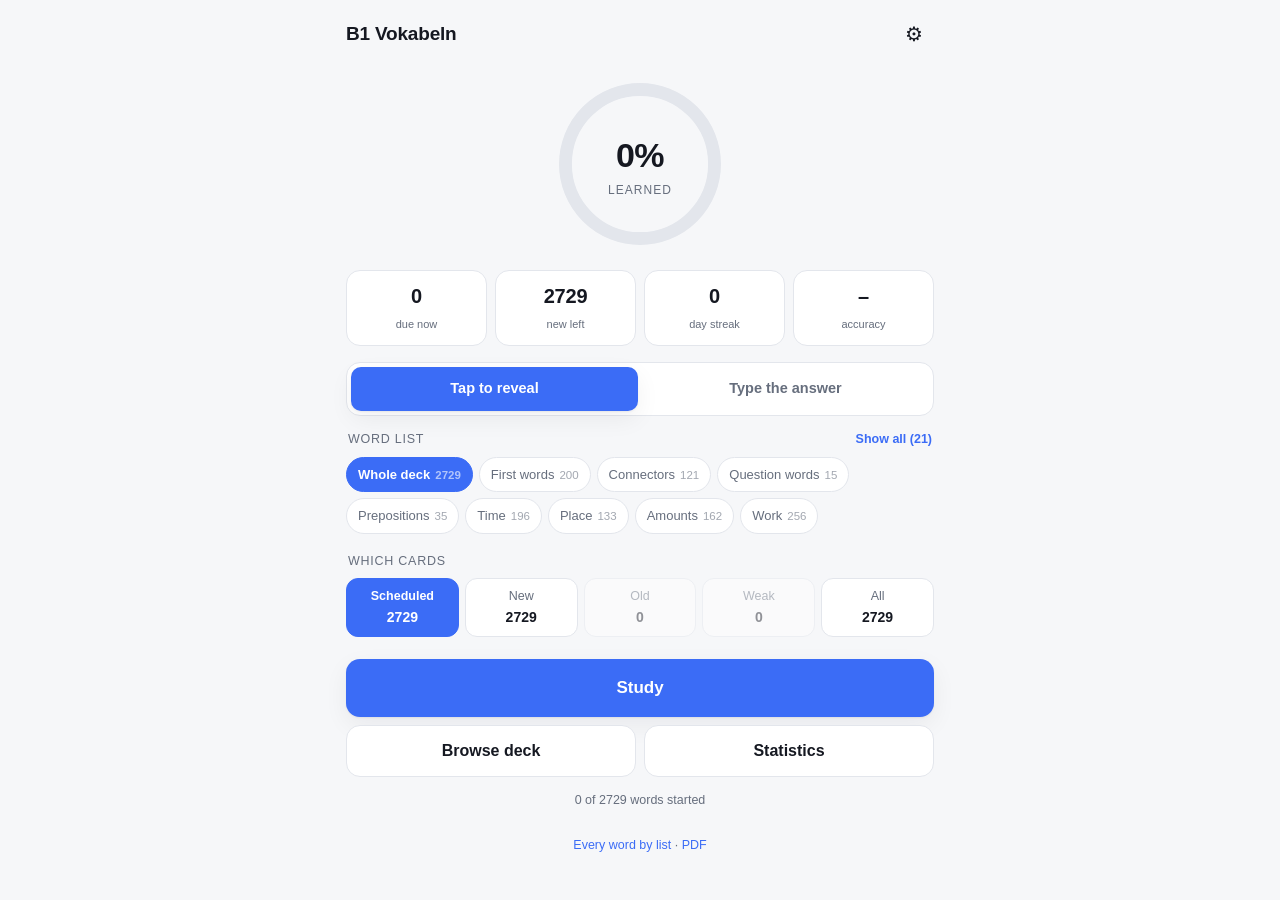
<file: index.html>
<!DOCTYPE html>
<html lang="en">
<head>
<meta charset="utf-8">
<meta name="viewport" content="width=device-width,initial-scale=1,viewport-fit=cover">
<meta name="theme-color" content="#111318">
<title>B1 Vokabeln</title>
<link rel="manifest" href="manifest.webmanifest">
<link rel="apple-touch-icon" href="icon.png">
<meta name="apple-mobile-web-app-capable" content="yes">
<meta name="apple-mobile-web-app-status-bar-style" content="black-translucent">
<link rel="stylesheet" href="style.css">
</head>
<body>

<div id="app">

  <!-- ============ HOME ============ -->
  <section id="home" class="screen">
    <header class="hd">
      <h1>B1 Vokabeln</h1>
      <button class="icon" id="toSettings" aria-label="Settings">&#9881;</button>
    </header>

    <div class="ring-wrap">
      <svg class="ring" viewBox="0 0 120 120" aria-hidden="true">
        <circle class="ring-bg" cx="60" cy="60" r="52"></circle>
        <circle class="ring-fg" cx="60" cy="60" r="52" id="ringFg"></circle>
      </svg>
      <div class="ring-mid">
        <b id="ringPct">0%</b>
        <span>learned</span>
      </div>
    </div>

    <div class="tiles">
      <div class="tile"><b id="tDue">0</b><span>due now</span></div>
      <div class="tile"><b id="tNew">0</b><span>new left</span></div>
      <div class="tile"><b id="tStreak">0</b><span>day streak</span></div>
      <div class="tile"><b id="tAcc">–</b><span>accuracy</span></div>
    </div>

    <div class="seg" id="modeSeg" role="group" aria-label="How to answer">
      <button type="button" data-m="off">Tap to reveal</button>
      <button type="button" data-m="on">Type the answer</button>
    </div>

    <div class="cats-hd">
      <span>Word list</span>
      <button type="button" class="cats-all" id="catsAll">Show all</button>
    </div>
    <div class="cats" id="cats" role="group" aria-label="Word list"></div>

    <div class="cats-hd"><span>Which cards</span></div>
    <div class="scopes" id="scopes" role="group" aria-label="Which cards"></div>

    <button class="primary big" id="btnStudy">Study</button>
    <div class="row2">
      <button class="ghost" id="toBrowse">Browse deck</button>
      <button class="ghost" id="toStats">Statistics</button>
    </div>
    <p class="foot" id="homeFoot"></p>
    <p class="foot"><a href="overview.html">Every word by list</a> &middot;
       <a href="B1-Vokabeln.pdf">PDF</a></p>
  </section>

  <!-- ============ STUDY ============ -->
  <section id="study" class="screen hidden">
    <header class="hd">
      <button class="icon" id="studyBack" aria-label="Back">&#8592;</button>
      <div class="bar"><i id="sessBar"></i></div>
      <span class="count" id="sessCount">0</span>
    </header>

    <div class="card" id="card">
      <div class="card-in">
        <div class="prompt-kind" id="cKind"></div>
        <div class="prompt" id="cFront"></div>
        <form class="type-wrap hidden" id="typeWrap" autocomplete="off">
          <input id="typeIn" type="text" inputmode="text" autocomplete="off"
                 autocorrect="off" autocapitalize="off" spellcheck="false"
                 placeholder="type your answer" aria-label="Your answer">
        </form>
        <div class="type-fb hidden" id="typeFb"></div>
        <div class="reveal hidden" id="cBack">
          <div class="answer" id="cAnswer"></div>
          <div class="meta" id="cMeta"></div>
          <div class="ex" id="cEx"></div>
        </div>
      </div>
      <div class="tap-hint" id="tapHint">tap to reveal</div>
    </div>

    <div class="grades hidden" id="grades">
      <button data-g="0" class="g g0"><b>Again</b><span id="i0"></span></button>
      <button data-g="3" class="g g3"><b>Hard</b><span id="i3"></span></button>
      <button data-g="4" class="g g4"><b>Good</b><span id="i4"></span></button>
      <button data-g="5" class="g g5"><b>Easy</b><span id="i5"></span></button>
    </div>
    <button class="primary big show-btn" id="btnShow">Show answer</button>
  </section>

  <!-- ============ DONE ============ -->
  <section id="done" class="screen hidden">
    <header class="hd"><button class="icon" id="doneBack" aria-label="Back">&#8592;</button><h1>Session done</h1></header>
    <div class="done-wrap">
      <div class="done-mark">&#10003;</div>
      <p id="doneLine"></p>
      <div class="tiles">
        <div class="tile"><b id="dSeen">0</b><span>cards</span></div>
        <div class="tile"><b id="dOk">0</b><span>correct</span></div>
        <div class="tile"><b id="dAcc">0%</b><span>accuracy</span></div>
      </div>
      <button class="primary big" id="btnAgainSession">Study more</button>
      <button class="ghost" id="btnHome">Back home</button>
    </div>
  </section>

  <!-- ============ BROWSE ============ -->
  <section id="browse" class="screen hidden">
    <header class="hd">
      <button class="icon" id="browseBack" aria-label="Back">&#8592;</button>
      <input id="q" type="search" placeholder="Search German or English…" autocomplete="off">
    </header>
    <div class="chips" id="browseChips">
      <button class="chip on" data-f="all">All</button>
      <button class="chip" data-f="noun">Nouns</button>
      <button class="chip" data-f="verb">Verbs</button>
      <button class="chip" data-f="adj">Adj</button>
      <button class="chip" data-f="due">Due</button>
      <button class="chip" data-f="weak">Weak</button>
      <button class="chip" data-f="unseen">Unseen</button>
    </div>
    <div id="list" class="list"></div>
  </section>

  <!-- ============ STATS ============ -->
  <section id="stats" class="screen hidden">
    <header class="hd"><button class="icon" id="statsBack" aria-label="Back">&#8592;</button><h1>Statistics</h1></header>
    <div class="pad">
      <h2>Last 12 weeks</h2>
      <div id="heat" class="heat"></div>
      <div class="heat-key"><span>less</span><i class="h0"></i><i class="h1"></i><i class="h2"></i><i class="h3"></i><i class="h4"></i><span>more</span></div>

      <h2>Maturity</h2>
      <div class="mat" id="mat"></div>
      <div class="mat-key" id="matKey"></div>

      <h2>Upcoming reviews</h2>
      <div id="fore" class="fore"></div>

      <h2>Weakest words</h2>
      <div id="weak" class="list"></div>
    </div>
  </section>

  <!-- ============ SETTINGS ============ -->
  <section id="settings" class="screen hidden">
    <header class="hd"><button class="icon" id="setBack" aria-label="Back">&#8592;</button><h1>Settings</h1></header>
    <div class="pad">
      <label class="set">
        <span>Direction</span>
        <select id="sDir">
          <option value="de">German &rarr; English</option>
          <option value="en">English &rarr; German</option>
          <option value="mix">Mixed</option>
        </select>
      </label>

      <label class="set">
        <span>New cards / day</span>
        <select id="sNew">
          <option>5</option><option>10</option><option>20</option>
          <option>30</option><option>50</option><option>100</option>
          <option value="9999" selected>No limit</option>
        </select>
      </label>

      <label class="set">
        <span>Session length</span>
        <select id="sLen">
          <option>10</option><option>20</option><option selected>30</option>
          <option>50</option><option value="9999">No limit</option>
        </select>
      </label>

      <label class="set">
        <span>Word range</span>
        <select id="sRange">
          <option value="0">Whole deck</option>
          <option value="500">Top 500 most frequent</option>
          <option value="1000">Top 1000</option>
          <option value="1500">Top 1500</option>
          <option value="dtz">Rarer words (no frequency rank)</option>
        </select>
      </label>

      <label class="set inline">
        <span>Show example sentence</span>
        <input type="checkbox" id="sEx" checked>
      </label>

      <label class="set inline">
        <span>Translate example sentences</span>
        <input type="checkbox" id="sTr" checked>
      </label>

      <h2>Overview</h2>
      <p class="hint">Every word with its meanings and example sentences, grouped by word
      list and alphabetical within each — for reading rather than drilling.</p>
      <a class="ghost" href="overview.html">Open in the browser</a>
      <a class="ghost" href="B1-Vokabeln.pdf">Download the PDF</a>

      <h2>Your data</h2>
      <p class="hint">Progress lives in this browser only. Export a backup you can keep in Dropbox and load on another device.</p>
      <button class="ghost" id="btnExport">Export progress (.json)</button>
      <button class="ghost" id="btnImport">Import progress</button>
      <input type="file" id="fileIn" accept="application/json" hidden>
      <button class="danger" id="btnResetList">Reset this word list</button>
      <button class="danger" id="btnReset">Reset all progress</button>
      <p class="foot" id="setFoot"></p>
    </div>
  </section>

</div>

<div id="toast" class="toast hidden"></div>
<script src="app.js"></script>
</body>
</html>
</file>
<file: style.css>
:root{
  --bg:#f6f7f9; --surface:#fff; --line:#e3e6ec; --ink:#151821; --dim:#666e7d;
  --accent:#3b6cf6; --ok:#17924f; --warn:#c2760a; --bad:#cf3f3f; --easy:#2a8fa8;
  --r:16px; --shadow:0 1px 2px rgba(16,20,30,.06),0 8px 24px rgba(16,20,30,.06);
}
@media (prefers-color-scheme:dark){
  :root{
    --bg:#111318; --surface:#191c23; --line:#2a2f3a; --ink:#e9ecf2; --dim:#98a1b3;
    --accent:#6b93ff; --ok:#3fbe79; --warn:#e0a03e; --bad:#f0736f; --easy:#54b9d0;
    --shadow:0 1px 2px rgba(0,0,0,.4),0 8px 24px rgba(0,0,0,.3);
  }
}
*{box-sizing:border-box;-webkit-tap-highlight-color:transparent}
html,body{height:100%}
body{
  margin:0;background:var(--bg);color:var(--ink);
  font:16px/1.5 -apple-system,BlinkMacSystemFont,"Segoe UI",Roboto,Helvetica,Arial,sans-serif;
  overscroll-behavior-y:contain;
}
#app{max-width:620px;margin:0 auto;min-height:100%;display:flex;flex-direction:column}
.screen{
  flex:1;display:flex;flex-direction:column;
  padding:max(12px,env(safe-area-inset-top)) 16px calc(16px + env(safe-area-inset-bottom));
}
.hidden{display:none!important}

/* header */
.hd{display:flex;align-items:center;gap:10px;min-height:44px;margin-bottom:8px}
.hd h1{font-size:19px;margin:0;font-weight:650;letter-spacing:-.01em;flex:1}
.icon{
  width:40px;height:40px;flex:0 0 40px;border:0;border-radius:12px;background:transparent;
  color:var(--ink);font-size:20px;cursor:pointer;display:grid;place-items:center;
}
.icon:active{background:var(--line)}
.count{font-variant-numeric:tabular-nums;color:var(--dim);font-size:14px;min-width:2ch;text-align:right}
.bar{flex:1;height:6px;background:var(--line);border-radius:99px;overflow:hidden}
.bar i{display:block;height:100%;width:0;background:var(--accent);border-radius:99px;transition:width .25s ease}

/* home ring */
.ring-wrap{position:relative;width:172px;height:172px;margin:14px auto 6px}
.ring{width:100%;height:100%;transform:rotate(-90deg)}
.ring circle{fill:none;stroke-width:9;stroke-linecap:round}
.ring-bg{stroke:var(--line)}
.ring-fg{stroke:var(--accent);stroke-dasharray:326.7;stroke-dashoffset:326.7;transition:stroke-dashoffset .6s ease}
.ring-mid{position:absolute;inset:0;display:grid;place-content:center;text-align:center}
.ring-mid b{display:block;font-size:34px;font-weight:680;letter-spacing:-.02em;font-variant-numeric:tabular-nums}
.ring-mid span{font-size:12px;color:var(--dim);text-transform:uppercase;letter-spacing:.09em}

/* tiles */
.tiles{display:grid;grid-template-columns:repeat(4,1fr);gap:8px;margin:14px 0}
.tile{background:var(--surface);border:1px solid var(--line);border-radius:14px;padding:10px 4px;text-align:center}
.tile b{display:block;font-size:20px;font-weight:660;font-variant-numeric:tabular-nums;letter-spacing:-.01em}
.tile span{font-size:11px;color:var(--dim)}

/* segmented mode switch */
.seg{
  display:grid;grid-template-columns:1fr 1fr;gap:4px;padding:4px;margin:2px 0 10px;
  background:var(--surface);border:1px solid var(--line);border-radius:14px;
}
.seg button{
  padding:11px 6px;border:0;border-radius:10px;background:transparent;color:var(--dim);
  font-size:14.5px;font-weight:550;cursor:pointer;
}
.seg button.on{background:var(--accent);color:#fff;box-shadow:var(--shadow)}

/* word lists (categories) */
.cats-hd{
  display:flex;align-items:baseline;justify-content:space-between;
  margin:4px 2px 8px;color:var(--dim);font-size:12.5px;
  text-transform:uppercase;letter-spacing:.06em;
}
.cats-all{
  border:0;background:transparent;color:var(--accent);font-size:12.5px;
  font-weight:600;cursor:pointer;padding:0;text-transform:none;letter-spacing:0;
}
.cats{display:flex;flex-wrap:wrap;gap:6px;margin-bottom:14px}
.cats button{
  padding:7px 11px;border:1px solid var(--line);border-radius:99px;
  background:var(--surface);color:var(--dim);font-size:13px;cursor:pointer;
  display:flex;align-items:baseline;gap:5px;
}
.cats button.on{background:var(--accent);border-color:var(--accent);color:#fff;font-weight:560}
.cats button i{font-style:normal;opacity:.6;font-size:11.5px;font-variant-numeric:tabular-nums}
.cats button.hide{display:none}
.scopes{display:flex;gap:6px;margin-bottom:16px}
.scopes button{
  flex:1;display:flex;flex-direction:column;align-items:center;gap:1px;
  padding:8px 2px;border:1px solid var(--line);border-radius:12px;
  background:var(--surface);color:var(--dim);font-size:12.5px;cursor:pointer;
}
.scopes button em{font-style:normal;font-size:14px;font-weight:620;color:var(--ink);
  font-variant-numeric:tabular-nums}
.scopes button.on em{color:#fff}
.scopes button.on{background:var(--accent);border-color:var(--accent);color:#fff;font-weight:560}
.scopes button.none{opacity:.45}
.cats.open button.hide{display:flex}

/* buttons */
button{font:inherit}
.primary{
  width:100%;border:0;border-radius:14px;background:var(--accent);color:#fff;
  font-weight:620;cursor:pointer;box-shadow:var(--shadow);
}
.big{padding:16px;font-size:17px;margin-top:6px}
.primary:active{filter:brightness(.94)}
.ghost{
  width:100%;padding:13px;border:1px solid var(--line);border-radius:14px;background:var(--surface);
  color:var(--ink);font-weight:550;cursor:pointer;margin-top:8px;
}
.ghost:active{background:var(--line)}
a.ghost{display:block;text-align:center;text-decoration:none;color:var(--ink)}
.danger{width:100%;padding:13px;border:1px solid var(--bad);border-radius:14px;background:transparent;color:var(--bad);font-weight:560;cursor:pointer;margin-top:18px}
.row2{display:grid;grid-template-columns:1fr 1fr;gap:8px}
.row2 .ghost{margin-top:8px}
.foot{color:var(--dim);font-size:12.5px;text-align:center;margin-top:14px}
.foot a{color:var(--accent);text-decoration:none}

/* card */
.card{
  flex:1;background:var(--surface);border:1px solid var(--line);border-radius:var(--r);
  box-shadow:var(--shadow);margin:6px 0 12px;padding:24px 20px;
  display:flex;flex-direction:column;justify-content:center;align-items:center;
  text-align:center;cursor:pointer;min-height:46vh;position:relative;
}
.card-in{width:100%}
.prompt-kind{font-size:11px;text-transform:uppercase;letter-spacing:.11em;color:var(--dim);margin-bottom:12px}
.prompt{font-size:30px;font-weight:640;letter-spacing:-.02em;line-height:1.25;word-break:break-word}
/* typed answer */
.type-wrap{margin-top:20px}
#typeIn{
  width:100%;padding:13px 15px;border:1.5px solid var(--line);border-radius:13px;
  background:var(--bg);color:var(--ink);font-size:19px;text-align:center;font-weight:550;
}
#typeIn:focus{outline:none;border-color:var(--accent)}
#typeIn::placeholder{font-weight:400;color:var(--dim);font-size:16px}
.type-fb{margin-top:16px;font-size:14.5px;line-height:1.5}
.type-fb .verdict{font-weight:640;font-size:16px;display:flex;align-items:center;justify-content:center;gap:8px}
.type-fb .pct{font-variant-numeric:tabular-nums;font-weight:600;padding:2px 9px;border-radius:99px;font-size:13px}
.type-fb.ok   .verdict{color:var(--ok)}   .type-fb.ok   .pct{background:color-mix(in srgb,var(--ok) 18%,transparent);color:var(--ok)}
.type-fb.warn .verdict{color:var(--warn)} .type-fb.warn .pct{background:color-mix(in srgb,var(--warn) 20%,transparent);color:var(--warn)}
.type-fb.bad  .verdict{color:var(--bad)}  .type-fb.bad  .pct{background:color-mix(in srgb,var(--bad) 18%,transparent);color:var(--bad)}
.type-fb .yours{color:var(--dim);margin-top:7px;font-size:14px;word-break:break-word}
.type-fb .yours s{text-decoration-color:var(--bad);opacity:.8}
.type-fb .note{margin-top:6px;font-size:13px;color:var(--warn)}
.type-fb mark{background:color-mix(in srgb,var(--bad) 26%,transparent);color:inherit;border-radius:3px;padding:0 1px}
.g.sug{border-color:var(--accent);box-shadow:0 0 0 2px color-mix(in srgb,var(--accent) 28%,transparent)}

.reveal{margin-top:20px;padding-top:18px;border-top:1px solid var(--line)}
.answer{font-size:22px;font-weight:560;color:var(--accent);line-height:1.35}
.meta{font-size:13.5px;color:var(--dim);margin-top:8px;font-variant-numeric:tabular-nums}
.ex{font-size:15.5px;color:var(--ink);margin-top:16px;line-height:1.5;text-align:left}
.sense{margin-top:13px}
.sense:first-child{margin-top:0}
.sense.extra{display:none}
.ex.open .sense.extra{display:block}
.sense-en{
  font-size:12.5px;font-weight:620;color:var(--dim);text-transform:uppercase;
  letter-spacing:.05em;margin-bottom:3px;
}
.sense-ex{font-style:italic;opacity:.86;margin-top:2px}
.sense-ex b{font-style:normal;font-weight:640;opacity:1}
.sense-tr{font-size:.86em;color:var(--dim);margin:1px 0 4px}
.more{
  margin-top:14px;padding:7px 13px;border:1px solid var(--line);border-radius:99px;
  background:transparent;color:var(--dim);font-size:12.5px;cursor:pointer;
}
.more:active{background:var(--line)}
.tap-hint{position:absolute;bottom:14px;left:0;right:0;font-size:12px;color:var(--dim);opacity:.75}

/* grades */
.grades{display:grid;grid-template-columns:repeat(4,1fr);gap:7px}
.g{
  padding:13px 4px;border:1px solid var(--line);border-radius:13px;background:var(--surface);
  color:var(--ink);cursor:pointer;display:flex;flex-direction:column;gap:3px;align-items:center;
}
.g b{font-size:14px;font-weight:600}
.g span{font-size:11px;color:var(--dim);font-variant-numeric:tabular-nums}
.g:active{transform:scale(.97)}
.g0 b{color:var(--bad)} .g3 b{color:var(--warn)} .g4 b{color:var(--ok)} .g5 b{color:var(--easy)}
.show-btn{margin-top:0}

/* done */
.done-wrap{flex:1;display:flex;flex-direction:column;justify-content:center;text-align:center}
.done-mark{font-size:52px;color:var(--ok);line-height:1}
.done-wrap p{color:var(--dim);margin:10px 0 4px}

/* browse */
#q{
  flex:1;min-width:0;padding:11px 14px;border:1px solid var(--line);border-radius:12px;
  background:var(--surface);color:var(--ink);font-size:16px;
}
#q:focus{outline:2px solid var(--accent);outline-offset:-1px}
.chips{display:flex;gap:7px;overflow-x:auto;padding:8px 0 12px;scrollbar-width:none}
.chips::-webkit-scrollbar{display:none}
.chip{
  flex:0 0 auto;padding:7px 13px;border:1px solid var(--line);border-radius:99px;
  background:var(--surface);color:var(--dim);font-size:13.5px;cursor:pointer;
}
.chip.on{background:var(--accent);border-color:var(--accent);color:#fff;font-weight:560}
.list{flex:1;overflow-y:auto;-webkit-overflow-scrolling:touch}
.it{
  display:flex;align-items:baseline;gap:10px;padding:11px 12px;border:1px solid var(--line);
  border-radius:12px;background:var(--surface);margin-bottom:7px;
}
.it .de{font-weight:600;flex:0 0 auto;max-width:52%;overflow-wrap:anywhere}
.it .en{color:var(--dim);font-size:14px;flex:1;overflow-wrap:anywhere}
.it .dot{width:9px;height:9px;border-radius:50%;flex:0 0 9px;background:var(--line);align-self:center}
.it .dot.d1{background:var(--bad)} .it .dot.d2{background:var(--warn)}
.it .dot.d3{background:var(--ok)} .it .dot.d4{background:var(--easy)}
.empty{color:var(--dim);text-align:center;padding:30px 10px;font-size:14.5px}

/* stats */
.pad{flex:1;overflow-y:auto;padding-bottom:20px}
.pad h2{font-size:13px;text-transform:uppercase;letter-spacing:.09em;color:var(--dim);margin:22px 0 10px;font-weight:600}
.heat{display:grid;grid-template-rows:repeat(7,1fr);grid-auto-flow:column;gap:3px}
.heat i{aspect-ratio:1;border-radius:3px;background:var(--line);display:block}
.heat i.h1{background:color-mix(in srgb,var(--accent) 30%,var(--line))}
.heat i.h2{background:color-mix(in srgb,var(--accent) 52%,var(--line))}
.heat i.h3{background:color-mix(in srgb,var(--accent) 76%,var(--line))}
.heat i.h4{background:var(--accent)}
.heat-key{display:flex;align-items:center;gap:4px;justify-content:flex-end;margin-top:7px;font-size:11px;color:var(--dim)}
.heat-key i{width:11px;height:11px;border-radius:3px;background:var(--line);display:block}
.heat-key i.h1{background:color-mix(in srgb,var(--accent) 30%,var(--line))}
.heat-key i.h2{background:color-mix(in srgb,var(--accent) 52%,var(--line))}
.heat-key i.h3{background:color-mix(in srgb,var(--accent) 76%,var(--line))}
.heat-key i.h4{background:var(--accent)}
.mat{display:flex;height:16px;border-radius:8px;overflow:hidden;background:var(--line)}
.mat i{display:block;height:100%}
.mat-key{display:flex;flex-wrap:wrap;gap:12px;margin-top:10px;font-size:12.5px;color:var(--dim)}
.mat-key span{display:flex;align-items:center;gap:5px}
.mat-key u{width:9px;height:9px;border-radius:2px;display:block}
.fore{display:flex;align-items:flex-end;gap:4px;height:96px}
.fore div{flex:1;display:flex;flex-direction:column;justify-content:flex-end;align-items:center;gap:4px;height:100%}
.fore i{width:100%;background:var(--accent);border-radius:3px;display:block;min-height:2px;opacity:.85}
.fore span{font-size:10px;color:var(--dim)}

/* settings */
.set{display:flex;align-items:center;justify-content:space-between;gap:12px;padding:13px 0;border-bottom:1px solid var(--line)}
.set span{font-size:15px}
.set select{
  padding:9px 11px;border:1px solid var(--line);border-radius:10px;background:var(--surface);
  color:var(--ink);font-size:15px;max-width:60%;
}
.set.inline input{width:22px;height:22px;accent-color:var(--accent)}
.hint{font-size:13px;color:var(--dim);line-height:1.5}

/* toast */
.toast{
  position:fixed;left:50%;transform:translateX(-50%);bottom:calc(24px + env(safe-area-inset-bottom));
  background:var(--ink);color:var(--bg);padding:11px 18px;border-radius:99px;font-size:14px;
  box-shadow:var(--shadow);z-index:50;max-width:88vw;text-align:center;
}
@media (min-width:620px){ .card{min-height:40vh} }
</file>
